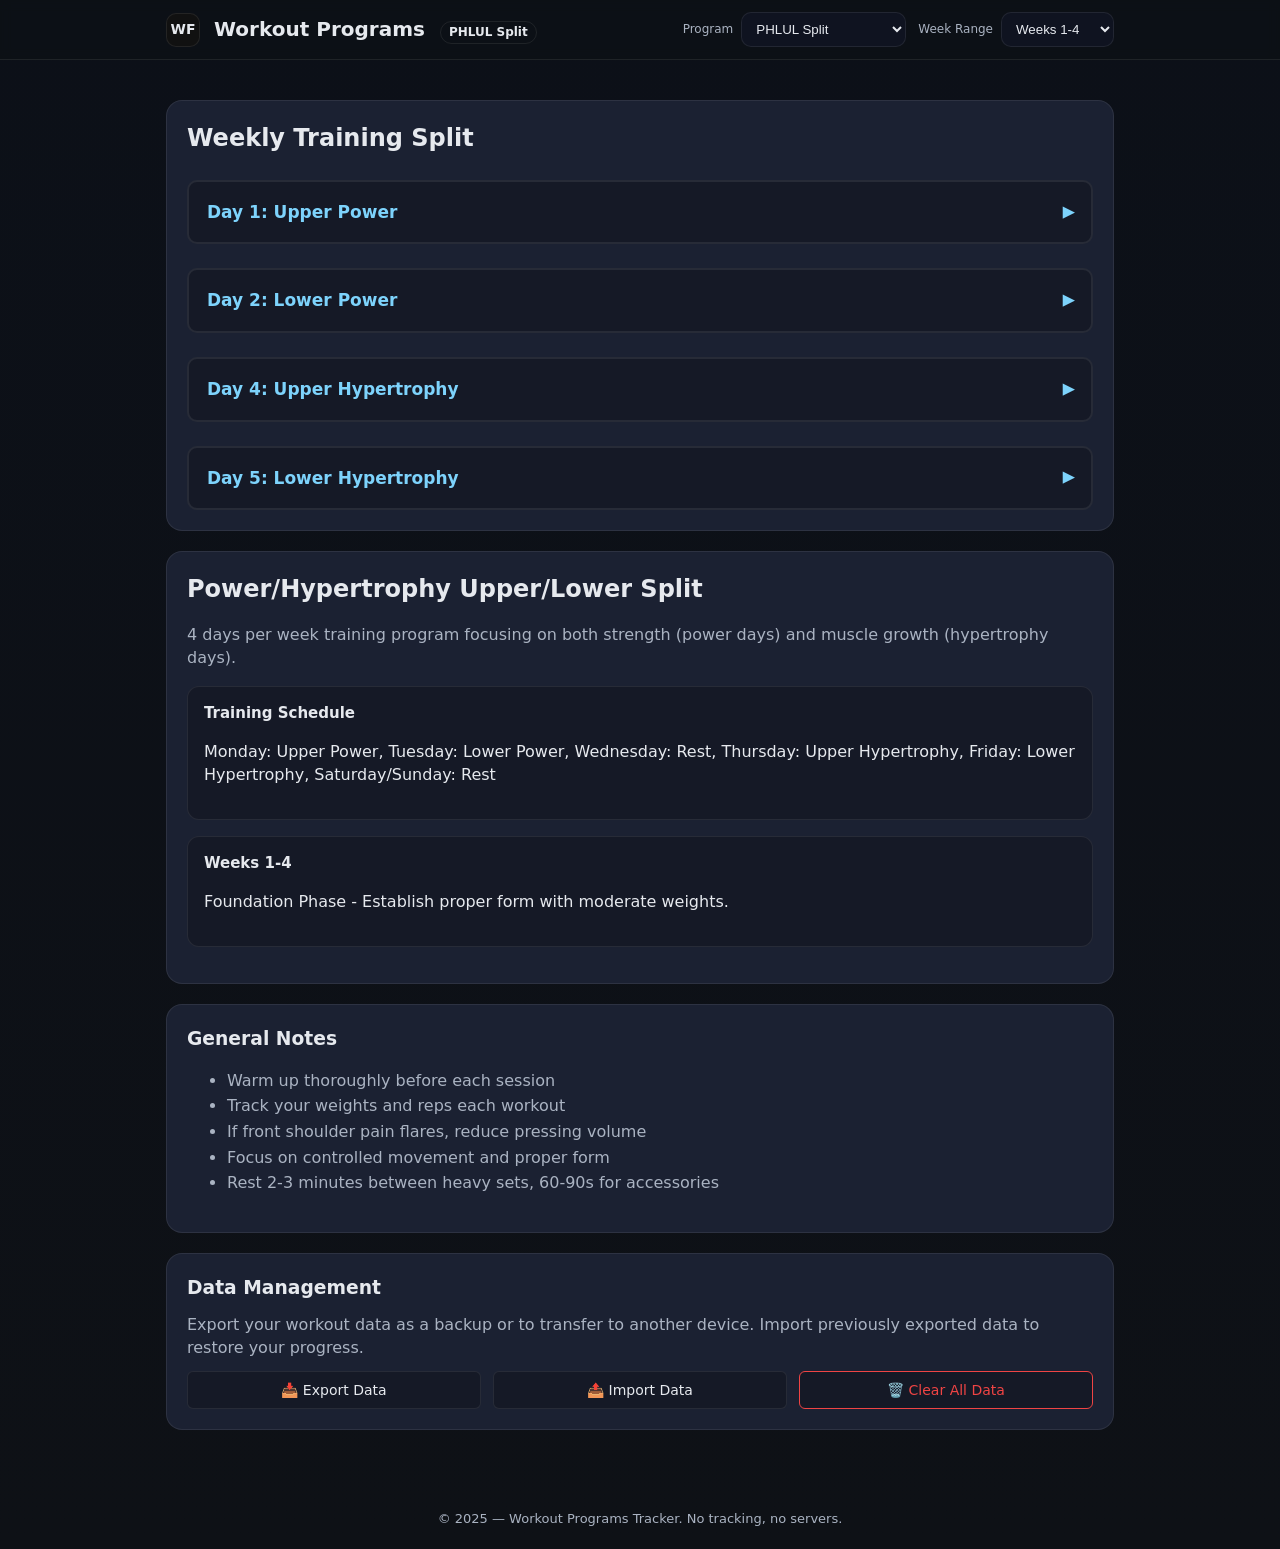
<file: index.html>
<!doctype html>
<html lang="en">
<head>
  <meta charset="utf-8"/>
  <meta name="viewport" content="width=device-width, initial-scale=1"/>
  <title>Workout Programs — Complete Training Suite</title>
  <style>
    :root{ --bg:#0e1116; --panel:#151926; --card:#1b2132; --text:#e6e9ee; --muted:#aab3c2; --ring:rgba(255,255,255,.08); --acc:#7dd3fc; --yellow:#ffd200; --ok:#22c55e; --bad:#ef4444; }
    *{box-sizing:border-box}
    body{margin:0;background:linear-gradient(180deg,#0c1018 0%,#0e1116 100%);color:var(--text);font:500 16px/1.45 system-ui,Segoe UI,Roboto,Inter,Arial}
    .shell{max-width:980px;margin:0 auto;padding:20px 16px}
    header{position:sticky;top:0;background:rgba(14,17,22,.92);backdrop-filter:saturate(1.1) blur(6px);border-bottom:1px solid var(--ring);z-index:10}
    .head{max-width:980px;margin:0 auto;display:flex;align-items:center;gap:14px;padding:12px 16px;flex-wrap:wrap}
    .logo{width:34px;height:34px;border-radius:10px;background:#111;border:1px solid var(--ring);display:grid;place-items:center;font-weight:800;font-size:14px}
    h1{font-size:20px;margin:0}
    .card{background:var(--card);border:1px solid var(--ring);border-radius:16px;padding:20px;margin:20px 0}
    .muted{color:var(--muted)}
    .badge{display:inline-block;padding:2px 8px;border:1px solid var(--ring);border-radius:999px;font-size:12px;margin-left:8px}
    label{font-size:13px;color:var(--muted);display:block;margin-bottom:6px}
    select{padding:8px 10px;border-radius:10px;border:1px solid var(--ring);background:#0f1320;color:var(--text)}
    input[type="number"],input[type="text"]{width:100%;padding:8px 10px;border-radius:6px;border:1px solid var(--ring);background:#0f1320;color:var(--text);font-size:15px}
    input[type="number"]:focus,input[type="text"]:focus{outline:none;border-color:var(--acc)}
    input::placeholder{color:var(--muted);opacity:0.6}
    
    /* Table container for horizontal scroll */
    .table-scroll{overflow-x:auto;-webkit-overflow-scrolling:touch;margin:16px 0}
    
    table{width:100%;border-collapse:collapse;min-width:600px}
    th,td{padding:10px 8px;border-bottom:1px solid var(--ring);white-space:nowrap}
    th{text-align:left;font-weight:600;color:var(--acc);font-size:14px}
    td{text-align:left;vertical-align:middle;font-size:15px}
    
    /* Consistent column widths - equal spacing */
    td:first-child{white-space:normal;word-wrap:break-word;width:180px;max-width:180px}
    td:nth-child(2){text-align:center;width:85px}
    td:nth-child(3){text-align:center;width:85px}
    td:nth-child(4){text-align:center;width:85px}
    td:nth-child(5){width:200px;white-space:normal;word-wrap:break-word}
    td:nth-child(6){width:200px;white-space:normal;word-wrap:break-word}
    
    .input-cell{width:85px}
    .notes-cell{width:200px;white-space:normal;word-wrap:break-word}
    .notes-cell input{white-space:normal;word-wrap:break-word;min-height:38px}
    
    .day-title{font-size:18px;font-weight:700;margin:24px 0 16px;color:var(--acc);display:flex;justify-content:space-between;align-items:center;flex-wrap:wrap;gap:10px}
    .day-title:first-child{margin-top:0}
    
    /* Make each day truly separate and independent */
    .day-header{
      font-size:17px;
      font-weight:700;
      margin:24px 0 0 0;  /* More space between days */
      color:var(--acc);
      cursor:pointer;
      user-select:none;
      display:flex;
      justify-content:space-between;
      align-items:center;
      padding:18px 18px;
      background:var(--panel);
      border-radius:10px;
      border:2px solid var(--ring);  /* Thicker border */
      min-height:64px;
      transition:all 0.2s;
    }
    .day-header:first-child{margin-top:0}
    .day-header:hover{background:rgba(125,211,252,0.15);border-color:var(--acc);transform:translateX(2px)}
    .day-header .arrow{transition:transform 0.3s;font-size:16px;color:var(--acc);margin-left:12px;font-weight:bold}
    .day-header.collapsed .arrow{transform:rotate(-90deg)}
    
    /* Day content with clear separation */
    .day-content{
      overflow:hidden;
      transition:max-height 0.4s ease-out;
      padding:0 6px;
      margin-bottom:24px;  /* Space after each day's content */
      border-left:2px solid var(--ring);
      margin-left:10px;
      padding-left:16px;
    }
    .day-content.collapsed{max-height:0;margin-bottom:0;padding-bottom:0}
    
    .section-title{font-size:15px;font-weight:600;margin:20px 0 10px;color:var(--yellow);cursor:pointer;user-select:none;display:flex;justify-content:space-between;align-items:center;padding:12px 14px;background:var(--panel);border-radius:8px;border:1px solid var(--ring);min-height:50px}
    .section-title:hover{background:var(--card)}
    .section-title .arrow{transition:transform 0.3s;font-size:14px}
    .section-title.collapsed .arrow{transform:rotate(-90deg)}
    .collapsible-content{overflow:hidden;transition:max-height 0.3s ease-out}
    .collapsible-content.collapsed{max-height:0}
    .note{font-size:13px;color:var(--muted);font-style:italic;word-wrap:break-word;display:block;margin-top:4px}
    .session-info{display:flex;gap:10px;align-items:center;font-size:14px;color:var(--muted);flex-wrap:wrap}
    .timer{color:var(--acc);font-weight:600;font-size:16px}
    .timer-btn{padding:8px 14px;border-radius:6px;border:1px solid var(--ring);background:var(--panel);color:var(--text);cursor:pointer;font-size:14px;font-family:inherit;min-height:38px}
    .timer-btn:hover{background:var(--card);border-color:var(--acc)}
    .timer-btn.active{background:var(--acc);color:#000;border-color:var(--acc)}
    footer{margin:40px 0 20px;color:var(--muted);font-size:13px;text-align:center}
    .info-box{background:var(--panel);border:1px solid var(--ring);border-radius:12px;padding:16px;margin:16px 0}
    .info-box h4{margin:0 0 10px;font-size:15px;color:var(--acc}}
    .info-box p{margin:6px 0;font-size:14px;line-height:1.5}
    
    /* Mobile optimizations */
    @media (max-width:720px){
      .shell{padding:16px 12px}
      .card{padding:16px;margin:16px 0}
      h1{font-size:18px}
      .badge{font-size:11px}
      .head{padding:10px 12px;gap:10px}
      
      /* Table scroll on mobile with consistent spacing */
      .table-scroll{overflow-x:auto;margin:14px -4px;padding:0 4px}
      table{font-size:14px;min-width:600px}
      th{padding:10px 6px;font-size:13px}
      td{padding:10px 6px;font-size:14px}
      
      /* Tighter columns - more room for notes */
      td:first-child{width:140px;max-width:140px}
      td:nth-child(2){width:70px}
      td:nth-child(3){width:70px}
      td:nth-child(4){width:70px}
      td:nth-child(5){width:220px}
      td:nth-child(6){width:220px}
      
      .input-cell{width:70px}
      .notes-cell{width:220px}
      
      input[type="number"],input[type="text"]{padding:8px 6px;font-size:14px;min-height:38px}
      
      /* Day headers - more prominent on mobile */
      .day-header{font-size:16px;padding:16px 14px;margin:20px 0 0;min-height:60px}
      .day-header .arrow{font-size:15px}
      .day-content{padding:0 4px;padding-left:12px;margin-bottom:20px}
      
      .section-title{padding:11px 12px;font-size:14px;margin:18px 0 10px;min-height:48px}
      .day-title{font-size:15px;margin:18px 0 14px;gap:8px}
      .session-info{font-size:13px;gap:8px}
      .timer{font-size:15px}
      .timer-btn{padding:8px 12px;font-size:13px;min-height:38px}
      .info-box{padding:14px;margin:14px 0}
      .info-box h4{font-size:14px}
      .info-box p{font-size:13px}
      .note{font-size:12px;line-height:1.4}
    }
  </style>
  <meta name="theme-color" content="#0e1116">
  <meta name="apple-mobile-web-app-capable" content="yes">
  <meta name="apple-mobile-web-app-status-bar-style" content="black">
  <meta name="apple-mobile-web-app-title" content="Workout Programs">
  <link rel="apple-touch-icon" href="./icons/icon-192.png">
  <link rel="manifest" href="./manifest.webmanifest">
</head>
<body>
  <header>
    <div class="head">
      <div class="logo">WF</div>
      <h1>Workout Programs <span class="badge" id="program-badge">PHLUL</span></h1>
      <div style="margin-left:auto;display:flex;align-items:center;gap:12px;flex-wrap:wrap">
        <div style="display:flex;align-items:center;gap:8px">
          <label for="program-select" class="muted" style="font-size:12px;margin:0">Program</label>
          <select id="program-select">
            <option value="phlul">PHLUL Split</option>
            <option value="rehab">6-8 Week Rehab</option>
            <option value="wendler531">5/3/1 Classic</option>
            <option value="convict">Convict Conditioning</option>
            <option value="mobility">Mobility Routines</option>
          </select>
        </div>
        <div style="display:flex;align-items:center;gap:8px">
          <label for="workout-select" class="muted" style="font-size:12px;margin:0" id="workout-label">Week Range</label>
          <select id="workout-select">
            <option value="1-4">Weeks 1-4</option>
            <option value="5-8">Weeks 5-8</option>
            <option value="9-12">Weeks 9-12</option>
          </select>
        </div>
      </div>
    </div>
  </header>
  <main class="shell">
    <div class="card" id="workout-display"></div>

    <div class="card" id="program-info-card">
      <h2 id="program-title" style="margin:0 0 10px">Power/Hypertrophy Upper/Lower Split</h2>
      <p class="muted" id="program-description">4 days per week training program focusing on both strength and muscle growth.</p>
      
      <div class="info-box">
        <h4 id="schedule-title">Training Schedule</h4>
        <p id="schedule-text"><strong>Training Days:</strong> Monday, Tuesday, Thursday, Friday<br><strong>Rest Days:</strong> Wednesday, Saturday, Sunday</p>
      </div>

      <div id="progression-notes" class="info-box">
        <h4>Weeks 1-4: Foundation Phase</h4>
        <p>Establish proper form with moderate weights.</p>
      </div>
    </div>

    <div class="card">
      <h3 style="margin:0 0 10px">General Notes</h3>
      <ul class="muted" id="general-notes" style="line-height:1.6">
        <li>Warm up thoroughly before each session</li>
        <li>Track your weights and reps each workout</li>
        <li>Focus on controlled movement and proper form</li>
        <li>Rest appropriately between sets</li>
      </ul>
    </div>

    <div class="card">
      <h3 style="margin:0 0 12px">Data Management</h3>
      <p class="muted" style="margin:0 0 12px">Export your workout data as a backup or to transfer to another device. Import previously exported data to restore your progress.</p>
      <div style="display:flex;gap:12px;flex-wrap:wrap">
        <button class="timer-btn" onclick="exportData()" style="flex:1;min-width:140px">📥 Export Data</button>
        <button class="timer-btn" onclick="document.getElementById('import-file').click()" style="flex:1;min-width:140px">📤 Import Data</button>
        <button class="timer-btn" onclick="clearAllData()" style="flex:1;min-width:140px;border-color:var(--bad);color:var(--bad)">🗑️ Clear All Data</button>
      </div>
      <input type="file" id="import-file" accept=".json" style="display:none" onchange="importData(event)">
    </div>
  </main>
  <footer>© 2025 — Workout Programs Tracker. No tracking, no servers.</footer>

  <script src="workout-data.js"></script>
  <script src="workout-app.js"></script>
  <script>
  if ('serviceWorker' in navigator) {
    window.addEventListener('load', () => {
      navigator.serviceWorker.register('./sw.js').catch(err => console.log('SW registration failed:', err));
    });
  }
  </script>
</body>
</html>
</file>
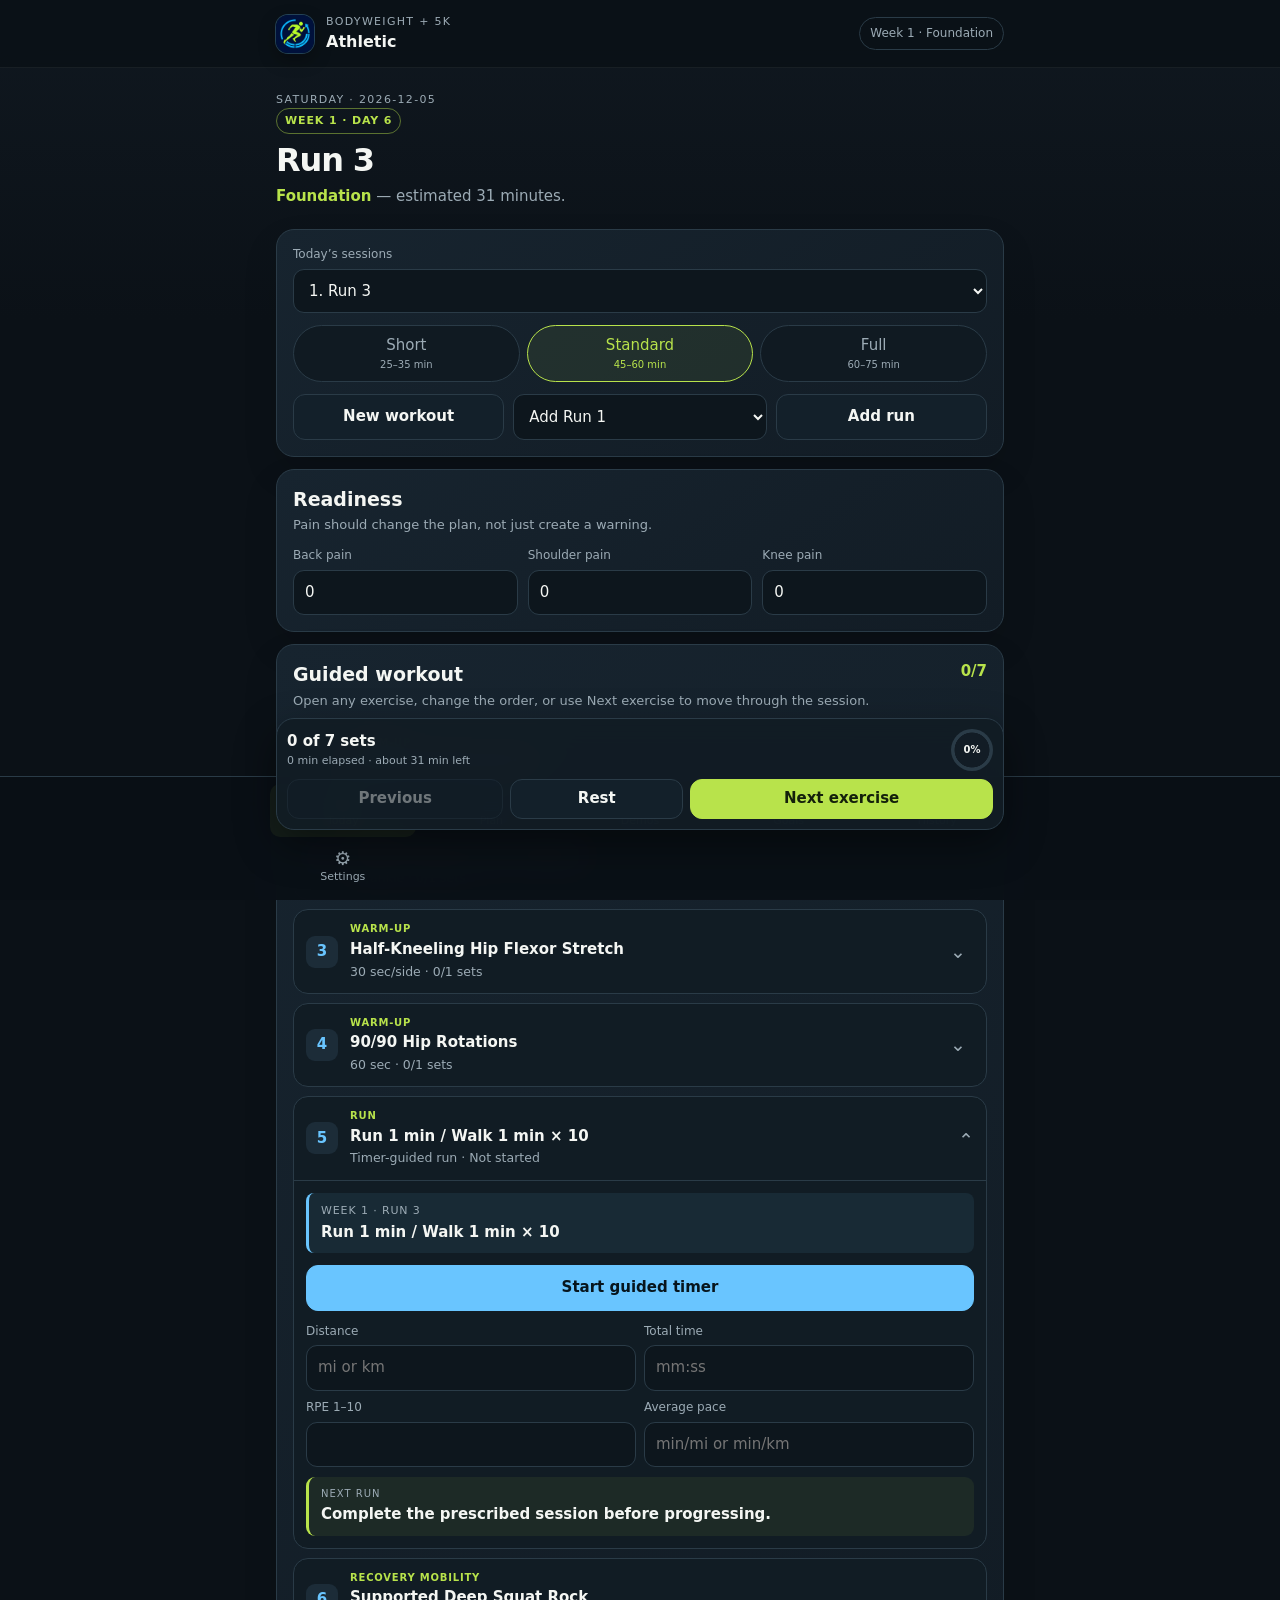
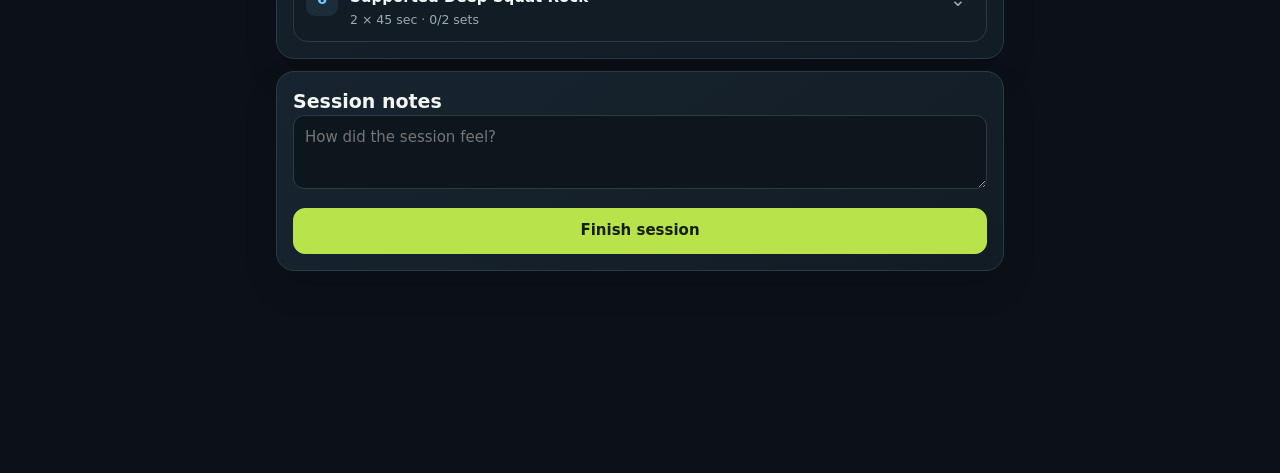
<file: athletic/index.html>
<!doctype html>
<html lang="en">
<head>
  <meta charset="utf-8">
  <meta name="viewport" content="width=device-width,initial-scale=1,viewport-fit=cover">
  <meta name="theme-color" content="#101820">
  <meta name="apple-mobile-web-app-capable" content="yes">
  <meta name="apple-mobile-web-app-status-bar-style" content="black-translucent">
  <meta name="apple-mobile-web-app-title" content="Athletic 5K">
  <title>Athletic: Bodyweight + 5K</title>
  <link rel="manifest" href="./manifest.webmanifest">
  <link rel="apple-touch-icon" href="./icon-192.png">
  <link rel="stylesheet" href="./style.css?v=17">
</head>
<body>
  <div id="app" aria-live="polite"></div>
  <script src="./data.js?v=17"></script>
  <script src="./illustrations.js?v=17"></script>
  <script src="./demos.js?v=17"></script>
  <script src="./app.js?v=17"></script>
</body>
</html>
</file>
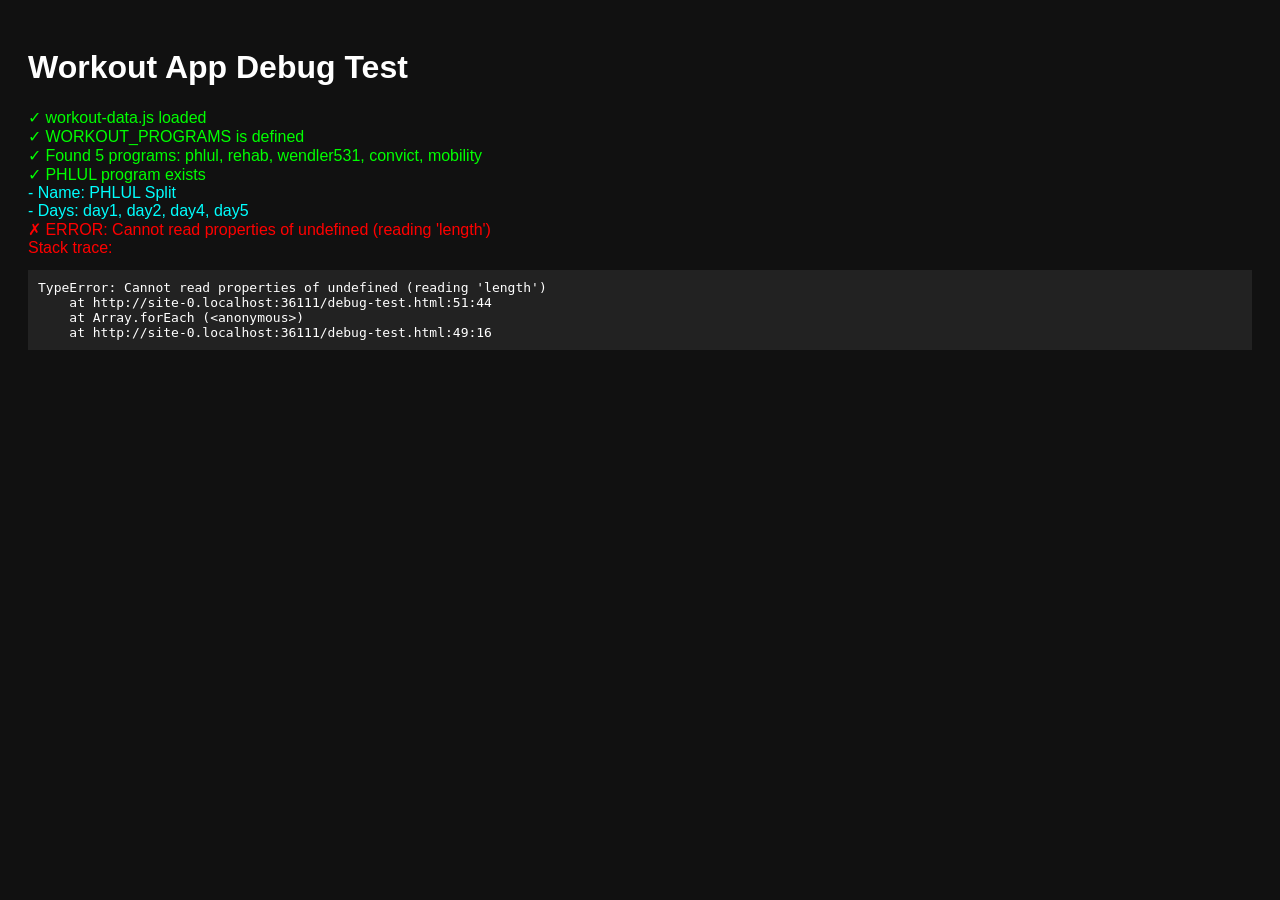
<file: debug-test.html>
<!DOCTYPE html>
<html lang="en">
<head>
  <meta charset="utf-8"/>
  <title>Test Workout App</title>
  <style>
    body { font-family: Arial; padding: 20px; background: #111; color: #fff; }
    .success { color: #0f0; }
    .error { color: #f00; }
    .info { color: #0ff; }
    pre { background: #222; padding: 10px; overflow-x: auto; }
  </style>
</head>
<body>
  <h1>Workout App Debug Test</h1>
  <div id="output"></div>
  
  <script src="workout-data.js"></script>
  <script>
    const output = document.getElementById('output');
    
    function log(message, type = 'info') {
      const div = document.createElement('div');
      div.className = type;
      div.textContent = message;
      output.appendChild(div);
    }
    
    try {
      log('✓ workout-data.js loaded', 'success');
      
      if (typeof WORKOUT_PROGRAMS === 'undefined') {
        throw new Error('WORKOUT_PROGRAMS is not defined');
      }
      log('✓ WORKOUT_PROGRAMS is defined', 'success');
      
      const programs = Object.keys(WORKOUT_PROGRAMS);
      log(`✓ Found ${programs.length} programs: ${programs.join(', ')}`, 'success');
      
      // Test PHLUL
      if (WORKOUT_PROGRAMS.phlul) {
        log('✓ PHLUL program exists', 'success');
        log(`  - Name: ${WORKOUT_PROGRAMS.phlul.name}`);
        
        if (WORKOUT_PROGRAMS.phlul.days) {
          const days = Object.keys(WORKOUT_PROGRAMS.phlul.days);
          log(`  - Days: ${days.join(', ')}`);
          
          days.forEach(dayKey => {
            const day = WORKOUT_PROGRAMS.phlul.days[dayKey];
            log(`    ${dayKey}: ${day.main.length} main, ${day.core ? day.core.length : 0} core exercises`);
          });
        }
        
        if (WORKOUT_PROGRAMS.phlul.info) {
          log('  - Has info object', 'success');
        } else {
          log('  - Missing info object', 'error');
        }
        
        if (WORKOUT_PROGRAMS.phlul.schedule) {
          log('  - Has schedule object', 'success');
        } else {
          log('  - Missing schedule object', 'error');
        }
      } else {
        log('✗ PHLUL program missing', 'error');
      }
      
      // Test Convict
      if (WORKOUT_PROGRAMS.convict) {
        log('✓ Convict program exists', 'success');
        const exercises = Object.keys(WORKOUT_PROGRAMS.convict.exercises);
        log(`  - Exercises: ${exercises.length} (${exercises.join(', ')})`);
      }
      
      // Test Mobility
      if (WORKOUT_PROGRAMS.mobility) {
        log('✓ Mobility program exists', 'success');
        const routines = Object.keys(WORKOUT_PROGRAMS.mobility.routines);
        log(`  - Routines: ${routines.length} (${routines.join(', ')})`);
      }
      
      // Test 5-3-1
      if (WORKOUT_PROGRAMS.five31) {
        log('✓ 5-3-1 program exists', 'success');
        log(`  - Content lines: ${WORKOUT_PROGRAMS.five31.content.length}`);
      }
      
      // Test Rehab
      if (WORKOUT_PROGRAMS.rehab) {
        log('✓ Rehab program exists', 'success');
        log(`  - Content lines: ${WORKOUT_PROGRAMS.rehab.content.length}`);
      }
      
      log('', 'info');
      log('=== All tests passed! ===', 'success');
      log('The workout-data.js file is valid and contains all expected data.', 'success');
      
    } catch (e) {
      log(`✗ ERROR: ${e.message}`, 'error');
      log('Stack trace:', 'error');
      const pre = document.createElement('pre');
      pre.textContent = e.stack;
      output.appendChild(pre);
    }
  </script>
</body>
</html>
</file>
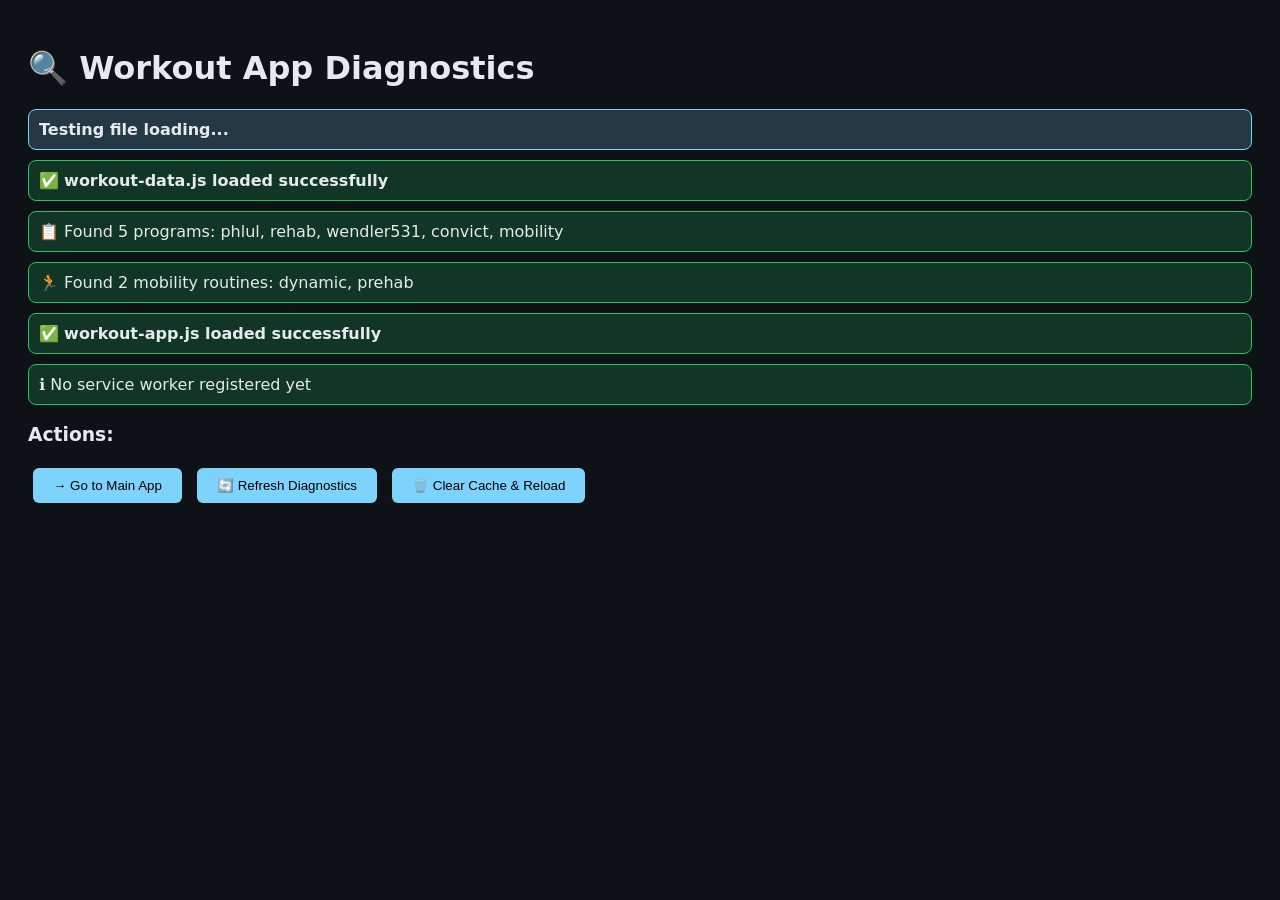
<file: diagnostic.html>
<!DOCTYPE html>
<html>
<head>
    <title>Workout App - Diagnostics</title>
    <style>
        body { font-family: system-ui; padding: 20px; background: #0e1116; color: #e6e9ee; }
        .test { padding: 10px; margin: 10px 0; border-radius: 8px; }
        .pass { background: #22c55e33; border: 1px solid #22c55e; }
        .fail { background: #ef444433; border: 1px solid #ef4444; }
        .info { background: #7dd3fc33; border: 1px solid #7dd3fc; }
        code { background: #1b2132; padding: 2px 6px; border-radius: 4px; }
        button { padding: 10px 20px; background: #7dd3fc; color: #000; border: none; border-radius: 6px; cursor: pointer; margin: 5px; }
    </style>
</head>
<body>
    <h1>🔍 Workout App Diagnostics</h1>
    
    <div class="info test">
        <strong>Testing file loading...</strong>
    </div>
    
    <div id="results"></div>
    
    <h3>Actions:</h3>
    <button onclick="window.location.href='index.html'">→ Go to Main App</button>
    <button onclick="location.reload()">🔄 Refresh Diagnostics</button>
    <button onclick="clearCache()">🗑️ Clear Cache & Reload</button>
    
    <script>
        const results = document.getElementById('results');
        
        function addResult(message, isPass) {
            const div = document.createElement('div');
            div.className = `test ${isPass ? 'pass' : 'fail'}`;
            div.innerHTML = message;
            results.appendChild(div);
        }
        
        function clearCache() {
            if ('serviceWorker' in navigator) {
                navigator.serviceWorker.getRegistrations().then(registrations => {
                    for(let registration of registrations) {
                        registration.unregister();
                    }
                });
            }
            if ('caches' in window) {
                caches.keys().then(names => {
                    names.forEach(name => caches.delete(name));
                });
            }
            localStorage.clear();
            sessionStorage.clear();
            alert('Cache cleared! Reloading...');
            setTimeout(() => location.reload(), 500);
        }
        
        // Test 1: Check if WORKOUT_PROGRAMS exists
        setTimeout(() => {
            if (typeof WORKOUT_PROGRAMS !== 'undefined') {
                addResult('✅ <strong>workout-data.js loaded successfully</strong>', true);
                
                // Check programs
                const programs = Object.keys(WORKOUT_PROGRAMS);
                addResult(`📋 Found ${programs.length} programs: ${programs.join(', ')}`, true);
                
                // Check mobility routines
                if (WORKOUT_PROGRAMS.mobility && WORKOUT_PROGRAMS.mobility.routines) {
                    const routines = Object.keys(WORKOUT_PROGRAMS.mobility.routines);
                    addResult(`🏃 Found ${routines.length} mobility routines: ${routines.join(', ')}`, true);
                    
                    // Check for shoulder_impingement
                    if (WORKOUT_PROGRAMS.mobility.routines.shoulder_impingement) {
                        const exercises = WORKOUT_PROGRAMS.mobility.routines.shoulder_impingement;
                        addResult(`💪 Shoulder rehab program has ${exercises.length} exercises`, true);
                        
                        // Check for Day 1
                        const day1 = exercises.find(ex => ex.name && ex.name.includes('DAY 1'));
                        if (day1) {
                            addResult('✅ <strong>20-Min Rehab Split loaded correctly!</strong>', true);
                        } else {
                            addResult('⚠️ Old shoulder program still loaded - cache issue', false);
                        }
                    }
                }
            } else {
                addResult('❌ <strong>workout-data.js NOT LOADED</strong> - File missing or path incorrect', false);
                addResult('💡 <strong>Solution:</strong> Make sure <code>workout-data.js</code> is in the same folder as <code>index.html</code>', false);
            }
            
            // Test 2: Check if app functions exist
            if (typeof window.toggleTimer !== 'undefined') {
                addResult('✅ <strong>workout-app.js loaded successfully</strong>', true);
            } else {
                addResult('❌ <strong>workout-app.js NOT LOADED</strong> - File missing or path incorrect', false);
                addResult('💡 <strong>Solution:</strong> Make sure <code>workout-app.js</code> is in the same folder as <code>index.html</code>', false);
            }
            
            // Test 3: Check service worker
            if ('serviceWorker' in navigator) {
                navigator.serviceWorker.getRegistrations().then(registrations => {
                    if (registrations.length > 0) {
                        addResult(`🔧 Service worker registered (${registrations.length} found)`, true);
                        addResult('💡 If app is stuck showing old content, click <strong>"Clear Cache & Reload"</strong> above', false);
                    } else {
                        addResult('ℹ️ No service worker registered yet', true);
                    }
                });
            }
            
            // Test 4: Check localStorage
            const storageData = localStorage.getItem('workout_programs_data_v1');
            if (storageData) {
                try {
                    const data = JSON.parse(storageData);
                    const entries = Object.keys(data).length;
                    addResult(`💾 Found ${entries} saved workout entries in localStorage`, true);
                } catch(e) {
                    addResult('⚠️ localStorage data corrupted', false);
                }
            }
            
        }, 100);
    </script>
    
    <script src="workout-data.js"></script>
    <script src="workout-app.js"></script>
</body>
</html>
</file>
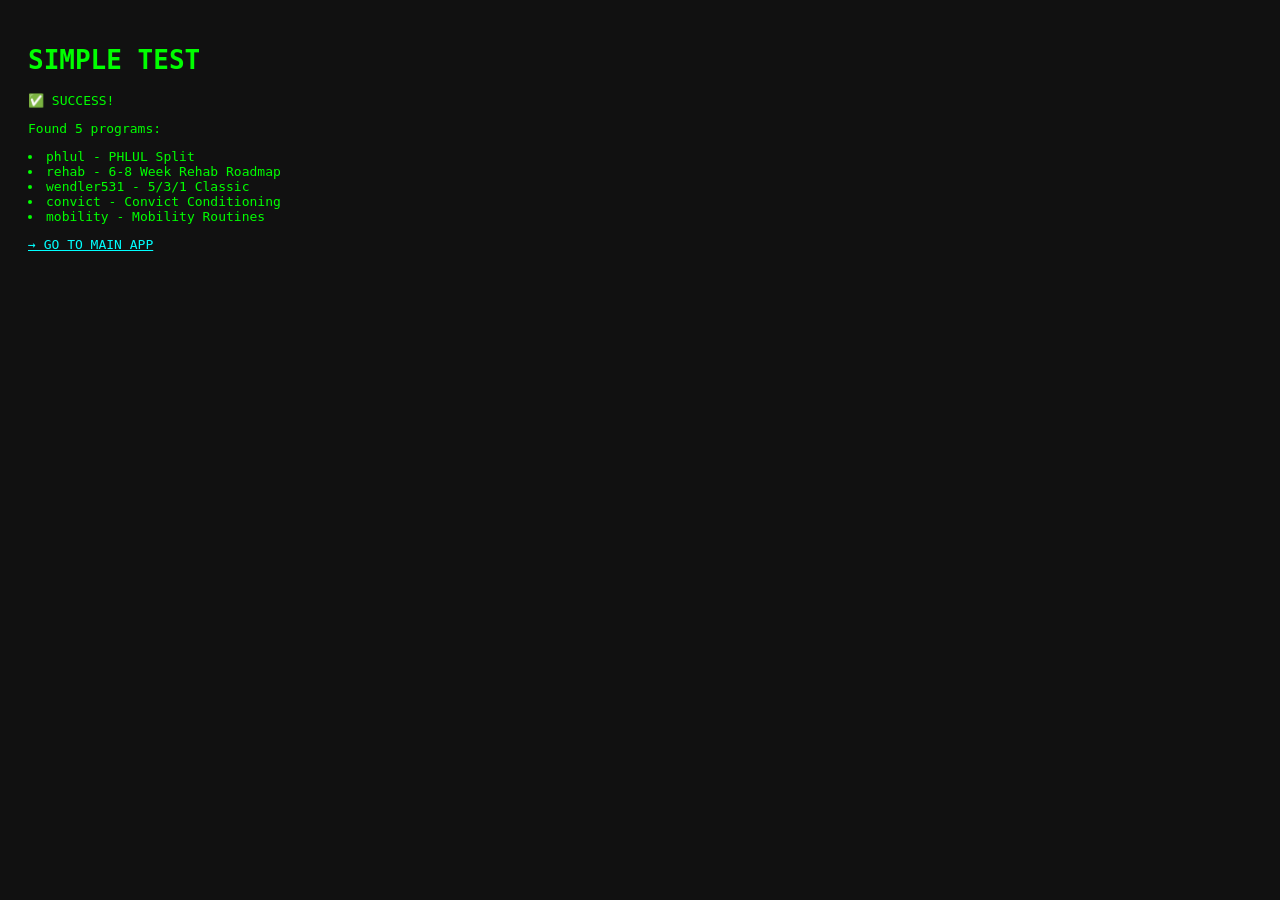
<file: simple-test.html>
<!DOCTYPE html>
<html>
<head>
    <title>SIMPLE TEST</title>
    <style>
        body { font-family: monospace; padding: 20px; background: #111; color: #0f0; }
        .ok { color: #0f0; } .bad { color: #f00; }
    </style>
</head>
<body>
    <h1>SIMPLE TEST</h1>
    <div id="result">Loading...</div>
    
    <script src="./workout-data.js"></script>
    <script>
        const result = document.getElementById('result');
        
        if (typeof WORKOUT_PROGRAMS === 'undefined') {
            result.innerHTML = '<p class="bad">❌ FAILED - workout-data.js did not load</p>';
            result.innerHTML += '<p>Open browser console (F12) to see errors</p>';
        } else {
            const programs = Object.keys(WORKOUT_PROGRAMS);
            result.innerHTML = '<p class="ok">✅ SUCCESS!</p>';
            result.innerHTML += '<p class="ok">Found ' + programs.length + ' programs:</p>';
            result.innerHTML += '<ul>';
            programs.forEach(p => {
                result.innerHTML += '<li class="ok">' + p + ' - ' + WORKOUT_PROGRAMS[p].name + '</li>';
            });
            result.innerHTML += '</ul>';
            result.innerHTML += '<p><a href="index.html" style="color:#0ff">→ GO TO MAIN APP</a></p>';
        }
    </script>
</body>
</html>
</file>
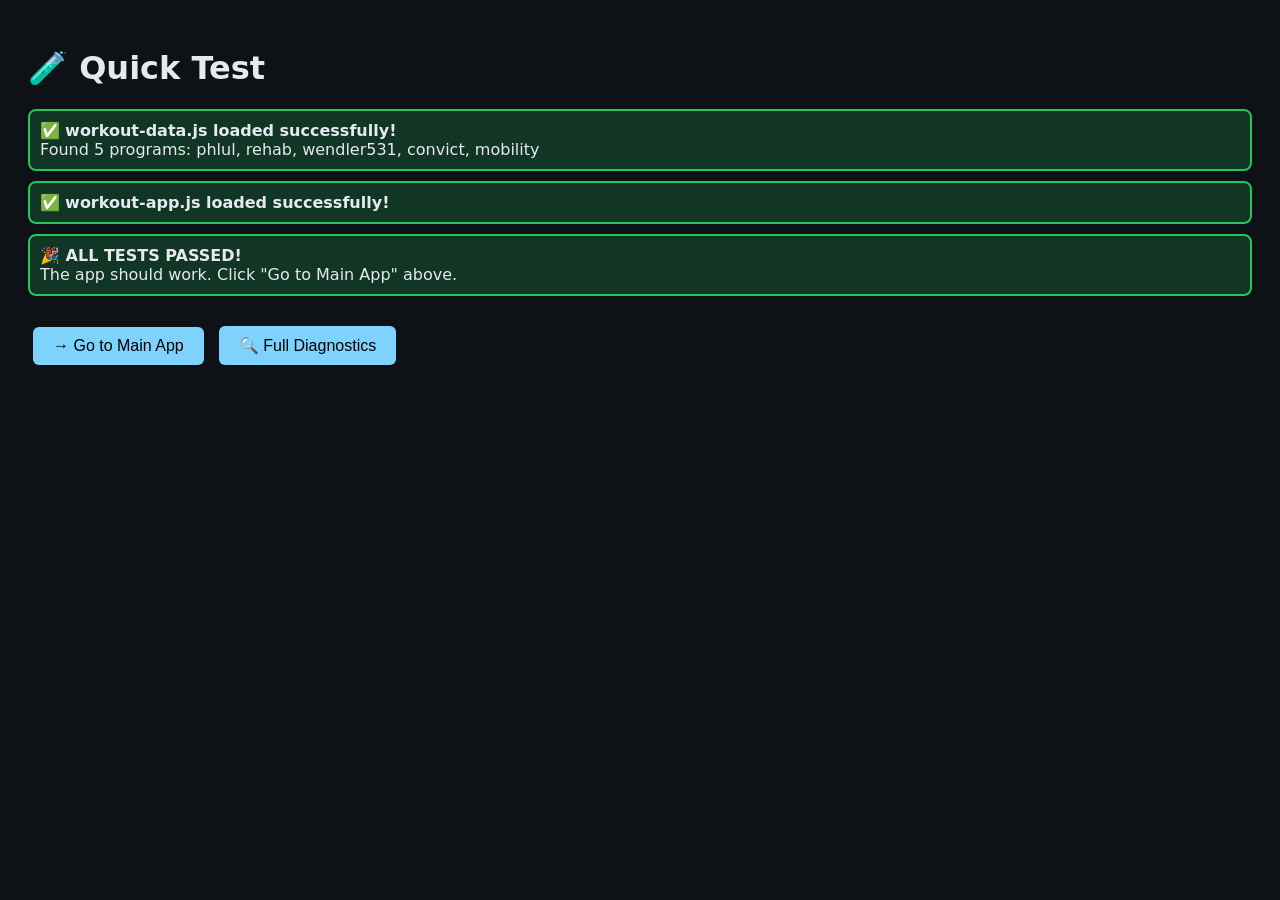
<file: test.html>
<!DOCTYPE html>
<html>
<head>
    <title>Quick Test - Workout App</title>
    <style>
        body { font-family: system-ui; padding: 20px; background: #0e1116; color: #e6e9ee; }
        .status { padding: 10px; margin: 10px 0; border-radius: 8px; }
        .pass { background: #22c55e33; border: 2px solid #22c55e; }
        .fail { background: #ef444433; border: 2px solid #ef4444; }
        button { padding: 10px 20px; background: #7dd3fc; color: #000; border: none; border-radius: 6px; cursor: pointer; margin: 10px 5px; font-size: 16px; }
    </style>
</head>
<body>
    <h1>🧪 Quick Test</h1>
    
    <div id="status-data" class="status">
        <strong>Loading workout-data.js...</strong>
    </div>
    
    <div id="status-app" class="status">
        <strong>Loading workout-app.js...</strong>
    </div>
    
    <div id="results"></div>
    
    <div style="margin-top: 20px;">
        <button onclick="window.location.href='index.html'">→ Go to Main App</button>
        <button onclick="window.location.href='diagnostic.html'">🔍 Full Diagnostics</button>
    </div>
    
    <script src="./workout-data.js"></script>
    <script>
        const statusData = document.getElementById('status-data');
        const statusApp = document.getElementById('status-app');
        const results = document.getElementById('results');
        
        // Test 1: workout-data.js loaded
        if (typeof WORKOUT_PROGRAMS !== 'undefined') {
            statusData.className = 'status pass';
            statusData.innerHTML = '✅ <strong>workout-data.js loaded successfully!</strong><br>' +
                'Found ' + Object.keys(WORKOUT_PROGRAMS).length + ' programs: ' + 
                Object.keys(WORKOUT_PROGRAMS).join(', ');
        } else {
            statusData.className = 'status fail';
            statusData.innerHTML = '❌ <strong>workout-data.js FAILED to load</strong><br>' +
                'Check browser console (F12) for errors';
        }
        
        // Test 2: Check for Science templates
        setTimeout(() => {
            if (typeof SCIENCE_TEMPLATES !== 'undefined') {
                results.innerHTML += '<div class="status pass">✅ Science-Based templates loaded (' + 
                    Object.keys(SCIENCE_TEMPLATES).length + ' templates)</div>';
            }
            
            if (typeof BBB531_DATA !== 'undefined') {
                results.innerHTML += '<div class="status pass">✅ 5/3/1 BBB data loaded</div>';
            }
        }, 100);
    </script>
    
    <script src="./workout-app.js"></script>
    <script>
        // Test 3: workout-app.js loaded
        setTimeout(() => {
            if (typeof toggleTimer !== 'undefined') {
                statusApp.className = 'status pass';
                statusApp.innerHTML = '✅ <strong>workout-app.js loaded successfully!</strong>';
                
                results.innerHTML += '<div class="status pass"><strong>🎉 ALL TESTS PASSED!</strong><br>' +
                    'The app should work. Click "Go to Main App" above.</div>';
            } else {
                statusApp.className = 'status fail';
                statusApp.innerHTML = '❌ <strong>workout-app.js FAILED to load</strong><br>' +
                    'Check browser console (F12) for errors';
            }
        }, 200);
    </script>
</body>
</html>
</file>
<file: athletic/style.css>
:root {
  color-scheme: dark;
  --bg:#0b1117; --panel:#121c25; --card:#17242f; --card2:#1c2c38;
  --text:#f4f6f3; --muted:#9cabb5; --line:#2a3b47;
  --lime:#b8e34b; --blue:#69c5ff; --orange:#ff9a52; --red:#ff6b6b;
  --safe:env(safe-area-inset-bottom,0px);
}
*{box-sizing:border-box;-webkit-tap-highlight-color:transparent}
html{background:var(--bg)}
body{margin:0;background:linear-gradient(180deg,#101820 0,var(--bg) 320px);color:var(--text);font:15px/1.45 Inter,ui-sans-serif,system-ui,-apple-system,BlinkMacSystemFont,"Segoe UI",sans-serif;min-height:100vh;overflow-x:hidden}
button,input,select,textarea{font:inherit}
button{touch-action:manipulation}
a{color:var(--blue)}
.shell{max-width:760px;margin:auto;padding:0 16px calc(92px + var(--safe))}
.topbar{position:sticky;top:0;z-index:20;background:rgba(11,17,23,.9);backdrop-filter:blur(16px);border-bottom:1px solid rgba(255,255,255,.06)}
.topbar-inner{max-width:760px;margin:auto;padding:14px 16px;display:flex;align-items:center;gap:12px}
.mark{width:38px;height:38px;border-radius:12px;overflow:hidden;flex:0 0 auto;box-shadow:0 0 0 1px rgba(105,197,255,.28),0 7px 18px rgba(0,0,0,.28)}
.mark img{display:block;width:100%;height:100%;object-fit:cover}
.top-title{font-size:16px;font-weight:800}.eyebrow{font-size:11px;text-transform:uppercase;letter-spacing:.12em;color:var(--muted)}
.week-pill{margin-left:auto;border:1px solid var(--line);border-radius:999px;padding:7px 10px;font-size:12px;color:var(--muted)}
.hero{padding:24px 0 10px}.hero h1{font-size:32px;line-height:1.02;margin:5px 0 9px;letter-spacing:-.035em}.hero p{color:var(--muted);margin:0;max-width:560px}
.phase{color:var(--lime);font-weight:800}
.card{background:linear-gradient(145deg,var(--card),var(--panel));border:1px solid var(--line);border-radius:18px;padding:16px;margin:12px 0;box-shadow:0 16px 35px rgba(0,0,0,.12)}
.card h2,.card h3{margin:0}.card-head{display:flex;align-items:flex-start;gap:12px;margin-bottom:12px}.card-head>div:first-child{flex:1}
.section-title{font-size:19px}.sub{color:var(--muted);font-size:13px;margin-top:3px}
.summary-grid,.goal-grid{display:grid;grid-template-columns:repeat(2,minmax(0,1fr));gap:10px}
.stat{background:rgba(0,0,0,.16);border:1px solid var(--line);border-radius:14px;padding:13px}.stat strong{display:block;font-size:20px}.stat span{font-size:12px;color:var(--muted)}
.checkin{display:grid;grid-template-columns:repeat(3,1fr);gap:10px}.field label{display:block;color:var(--muted);font-size:12px;margin-bottom:5px}
input,select,textarea{width:100%;max-width:100%;min-width:0;background:#0d161d;color:var(--text);border:1px solid var(--line);border-radius:11px;padding:11px;min-height:44px}
.field,.card-head>div,.day-copy,.exercise-summary{min-width:0}
textarea{min-height:74px;resize:vertical}
.chips{display:flex;gap:8px;flex-wrap:wrap}.chip{background:#101a22;border:1px solid var(--line);color:var(--muted);padding:9px 12px;border-radius:999px}.chip.active{border-color:var(--lime);color:var(--lime);background:rgba(184,227,75,.08)}
.btn{border:1px solid var(--line);border-radius:12px;background:#13202a;color:var(--text);padding:11px 14px;font-weight:750;min-height:44px}.btn.primary{background:var(--lime);border-color:var(--lime);color:#14200b}.btn.blue{background:var(--blue);border-color:var(--blue);color:#07151d}.btn.danger{border-color:rgba(255,107,107,.55);color:var(--red)}.btn.small{padding:7px 10px;min-height:36px;font-size:12px}.btn:disabled{opacity:.42}
.actions{display:flex;gap:9px;flex-wrap:wrap}.actions .btn{flex:1}
.exercise{border-top:1px solid var(--line);padding:14px 0}.exercise:first-child{border-top:0}.ex-top{display:flex;align-items:flex-start;gap:10px}.ex-check{width:25px;height:25px;min-height:25px;margin:1px 0 0;accent-color:var(--lime)}.ex-name{font-weight:800}.target{font-size:13px;color:var(--blue)}.cue{color:var(--muted);font-size:12px;margin-top:3px}.pain-high{color:var(--red)}
.set-log{display:grid;gap:9px;margin-top:12px}.set-row{display:grid;grid-template-columns:minmax(72px,.65fr) minmax(0,1fr) minmax(0,1fr) minmax(0,1.4fr);gap:8px;align-items:end;padding:10px;border:1px solid var(--line);border-radius:13px;background:rgba(0,0,0,.13)}.set-row>*{min-width:0}.set-check{align-self:center;color:var(--lime);font-size:12px;font-weight:850;display:flex;align-items:center;gap:6px}.set-check input{width:22px;height:22px;min-height:22px;accent-color:var(--lime)}.exercise-pain{width:min(180px,100%);margin-top:9px}
.ex-actions{margin-left:auto;display:flex;gap:6px;flex:0 0 auto}
.day-tag{display:inline-block;border:1px solid rgba(184,227,75,.45);color:var(--lime);border-radius:999px;padding:4px 8px;font-size:11px;font-weight:800;margin-bottom:5px;text-transform:uppercase;letter-spacing:.08em}
.demo-note{color:var(--muted);font-size:12px}.demo-cue{border-left:3px solid var(--lime);background:rgba(184,227,75,.07);padding:10px 12px;border-radius:8px;margin-top:12px}
.demo-facts,.demo-options{display:grid;grid-template-columns:repeat(2,minmax(0,1fr));gap:8px;margin-top:12px}.demo-facts span,.demo-options span{background:rgba(0,0,0,.16);border:1px solid var(--line);border-radius:11px;padding:10px;color:var(--muted);font-size:12px}.demo-facts b,.demo-options b{display:block;color:var(--text);font-size:11px;text-transform:uppercase;letter-spacing:.08em;margin-bottom:3px}
.ladder-grid{display:grid;grid-template-columns:repeat(2,minmax(0,1fr));gap:9px;margin-top:14px}.ladder-card{display:grid;gap:4px;padding:11px;border:1px solid var(--line);border-radius:12px;background:rgba(0,0,0,.13)}.ladder-card span{color:var(--lime);font-size:10px;font-weight:800;text-transform:uppercase;letter-spacing:.06em}.ladder-card small{color:var(--muted)}.ladder-card .bar{margin-top:4px}.ladder-status{display:grid;gap:2px;margin-bottom:10px;padding:9px 10px;border-left:3px solid var(--lime);border-radius:8px;background:rgba(184,227,75,.07)}.ladder-status span{color:var(--lime);font-size:10px;font-weight:800;text-transform:uppercase;letter-spacing:.06em}.ladder-status strong{font-size:12px}.progression-settings{display:grid;gap:10px;margin-top:12px}
.progression-rule{margin-top:12px;padding:12px;border:1px solid rgba(105,197,255,.35);border-radius:12px;background:rgba(105,197,255,.06)}.progression-rule ol{margin:8px 0;padding-left:22px;color:var(--muted);font-size:13px;line-height:1.55}.progression-rule p{margin:7px 0 0;color:var(--orange);font-size:12px}.unlock-card{margin-top:12px;border:1px solid var(--line);border-radius:12px;overflow:hidden}.unlock-card.ready{border-color:rgba(184,227,75,.6);background:rgba(184,227,75,.05)}.unlock-head{display:grid;gap:2px;padding:10px 11px;border-bottom:1px solid var(--line)}.unlock-head span{color:var(--muted);font-size:10px;font-weight:850;text-transform:uppercase;letter-spacing:.08em}.unlock-card.ready .unlock-head strong{color:var(--lime)}.unlock-card ul{list-style:none;margin:0;padding:6px 11px}.unlock-card li{display:grid;grid-template-columns:20px minmax(0,1fr) auto;gap:7px;align-items:center;padding:6px 0;color:var(--muted);font-size:12px;border-bottom:1px solid rgba(255,255,255,.04)}.unlock-card li:last-child{border-bottom:0}.unlock-card li b{color:var(--orange)}.unlock-card li.done,.unlock-card li.done b{color:var(--lime)}.unlock-card li em{font-style:normal;font-variant-numeric:tabular-nums}.unlock-card>p{margin:0;padding:9px 11px;background:rgba(0,0,0,.15);color:var(--muted);font-size:11px}
.progression-notice{display:grid;gap:3px;margin:0 0 14px;padding:12px 14px;border-radius:13px;border-left:4px solid}.progression-notice strong{font-size:14px}.progression-notice span{color:var(--muted);font-size:12px}.progression-notice.advanced{border-color:var(--lime);background:rgba(184,227,75,.08)}.progression-notice.advanced strong{color:var(--lime)}.progression-notice.hold{border-color:var(--orange);background:rgba(255,154,82,.07)}.progression-notice.hold strong{color:var(--orange)}
.gif-reference-grid{display:grid;grid-template-columns:repeat(auto-fit,minmax(220px,1fr));gap:10px;margin-top:14px}.gif-reference{margin:0;overflow:hidden;border:1px solid var(--line);border-radius:14px;background:#0d161d}.gif-reference img{display:block;width:100%;height:min(46vh,360px);object-fit:contain;background:#05080a}.gif-reference figcaption{padding:9px 11px;color:var(--muted);font-size:12px;text-align:center;border-top:1px solid var(--line)}
.illustration-sequence{display:grid;grid-template-columns:repeat(var(--frame-count,3),minmax(220px,1fr));gap:9px;overflow-x:auto;scroll-snap-type:x mandatory;padding:2px 0 8px;margin-top:14px}.illustration-frame{min-width:0;margin:0;border:1px solid var(--line);border-radius:14px;overflow:hidden;background:#0d161d;scroll-snap-align:start}.illustration-frame figcaption{display:grid;grid-template-columns:28px minmax(0,1fr);gap:8px;align-items:center;padding:9px;border-bottom:1px solid var(--line)}.illustration-frame figcaption>span{width:27px;height:27px;border-radius:8px;background:var(--blue);color:#07151d;display:grid;place-items:center;font-weight:900}.illustration-frame figcaption div{display:grid}.illustration-frame figcaption strong{font-size:12px}.illustration-frame figcaption small{color:var(--muted);font-size:10px;line-height:1.25}.illustration-canvas{background:radial-gradient(circle at 50% 43%,#203441,#0b1319 73%);padding:6px}.illustration-canvas svg{display:block;width:100%;height:auto}.pose-line{stroke:var(--lime);stroke-width:6;stroke-linecap:round;stroke-linejoin:round;fill:none;vector-effect:non-scaling-stroke}.pose-head{stroke:var(--lime);stroke-width:5;fill:#13202a;vector-effect:non-scaling-stroke}.pose-joint{fill:var(--blue)}.pose-ground{stroke:#344753;stroke-width:3}.pose-support{stroke:#718593;stroke-width:5;stroke-linecap:round}.pose-support-fill{fill:#344753;stroke:#718593;stroke-width:2}.pose-arrow{stroke:var(--blue);stroke-width:4;stroke-dasharray:7 5;fill:none}.pose-arrow-head{fill:var(--blue)}.pose-guide{stroke:#718593;stroke-width:3;fill:none}.pose-breath{stroke:var(--blue);stroke-width:4;fill:none}.sequence-hint{text-align:center;color:var(--muted);font-size:11px;margin:1px 0 8px}
.module-toggle{width:100%;display:flex;justify-content:space-between;align-items:center;text-align:left;border:0;background:transparent;color:var(--text);padding:0}.module-toggle span:last-child{color:var(--muted)}
.module-body[hidden]{display:none}.tag{display:inline-block;border:1px solid var(--line);border-radius:999px;padding:4px 8px;font-size:11px;color:var(--muted);margin:4px 5px 0 0}.tag.required{color:var(--lime);border-color:rgba(184,227,75,.45)}
.warning{border-left:3px solid var(--orange);padding:10px 12px;background:rgba(255,154,82,.08);border-radius:8px;color:#ffd1ad;font-size:13px;margin:10px 0}.error{border-left-color:var(--red);color:#ffc1c1;background:rgba(255,107,107,.08)}
.progress-row{margin:13px 0}.progress-label{display:flex;justify-content:space-between;gap:10px;font-size:13px}.bar{height:8px;background:#0d161d;border-radius:99px;overflow:hidden;margin-top:6px}.bar i{height:100%;display:block;background:linear-gradient(90deg,var(--blue),var(--lime));border-radius:inherit}
.day-list{display:grid;gap:9px}.day-link{width:100%;border:1px solid var(--line);background:#111c24;color:var(--text);border-radius:14px;padding:13px;text-align:left;display:flex;align-items:center;gap:12px}.day-link.today{border-color:var(--lime)}.day-num{width:38px;height:38px;border-radius:11px;background:var(--card2);display:grid;place-items:center;font-weight:900;color:var(--blue)}.day-copy{flex:1}.day-copy strong{display:block}.day-copy small{color:var(--muted)}
.week-count{color:var(--lime);font-size:18px;font-weight:900}.week-switcher{display:grid;grid-template-columns:48px minmax(0,1fr) 48px;gap:8px}.week-switcher .btn{font-size:24px;padding:4px}.run-week,.plan-days{display:grid;gap:9px}.run-plan-row{display:grid;grid-template-columns:42px minmax(0,1fr);gap:11px;align-items:center;border:1px solid var(--line);background:#111c24;border-radius:14px;padding:12px}.run-plan-row .day-num{width:38px;height:38px}.run-plan-row strong{color:var(--lime)}.run-plan-row p{margin:2px 0 0;color:var(--text);overflow-wrap:anywhere}
.plan-day{border:1px solid var(--line);background:#111c24;border-radius:14px;overflow:hidden}.plan-day.today{border-color:var(--lime)}.plan-day summary{list-style:none;display:flex;align-items:center;gap:12px;padding:13px;cursor:pointer}.plan-day summary::-webkit-details-marker{display:none}.plan-day[open] .details-arrow{transform:rotate(180deg)}.details-arrow{font-size:20px;color:var(--muted);transition:transform .2s}.plan-day-body{border-top:1px solid var(--line);padding:13px}.plan-day-body h4{margin:16px 0 7px;color:var(--blue)}.plan-day-body .btn{width:100%;margin-top:14px}.plan-warmup{border-left:3px solid var(--lime);background:rgba(184,227,75,.07);border-radius:8px;padding:9px 11px;color:var(--muted);font-size:12px}.run-prescription{display:grid;gap:3px;border-left:3px solid var(--blue);background:rgba(105,197,255,.08);border-radius:8px;padding:10px 12px}.run-prescription span{color:var(--muted);font-size:11px;text-transform:uppercase;letter-spacing:.08em}.plan-exercises{list-style:none;margin:0;padding:0;display:grid;gap:6px}.plan-exercises li{display:flex;justify-content:space-between;gap:12px;padding:8px 0;border-bottom:1px solid rgba(255,255,255,.06)}.plan-exercises li:last-child{border-bottom:0}.plan-exercises span{color:var(--muted);text-align:right;font-size:12px}
.tabs{position:fixed;left:0;right:0;bottom:0;z-index:30;background:rgba(10,16,22,.96);backdrop-filter:blur(16px);border-top:1px solid var(--line);padding:7px 10px calc(7px + var(--safe));display:flex;justify-content:center}
.tabs-inner{display:grid;grid-template-columns:repeat(5,1fr);width:min(740px,100%);gap:3px}.tab{border:0;background:transparent;color:var(--muted);padding:8px 3px;border-radius:10px;font-size:11px}.tab b{font-size:19px;display:block;line-height:1.1}.tab.active{color:var(--lime);background:rgba(184,227,75,.07)}
.timer-float{position:fixed;right:15px;bottom:calc(83px + var(--safe));z-index:40;background:var(--blue);color:#07151d;border:0;border-radius:999px;padding:12px 15px;font-weight:900;box-shadow:0 10px 30px rgba(0,0,0,.3)}
.modal{position:fixed;inset:0;z-index:60;background:rgba(0,0,0,.72);display:grid;place-items:end center;padding:18px}.modal-card{width:min(720px,100%);max-height:88vh;overflow:auto;background:var(--panel);border:1px solid var(--line);border-radius:22px;padding:18px}
.timer-readout{font-size:58px;font-weight:900;text-align:center;letter-spacing:-.05em;margin:20px 0}
.empty{text-align:center;color:var(--muted);padding:28px 12px}.fine{font-size:11px;color:var(--muted)}
.session-controls{display:grid;gap:12px}.mode-switch{display:grid;grid-template-columns:repeat(3,minmax(0,1fr));gap:7px}.mode-switch .chip{display:grid;gap:1px;text-align:center}.mode-switch small{font-size:10px}.session-controls .actions{display:grid;grid-template-columns:1fr minmax(0,1.2fr) 1fr}.workout-progress{color:var(--lime);font-weight:900}.workout-list{display:grid;gap:9px}.exercise-rollup{border:1px solid var(--line);border-radius:15px;background:#111c24;overflow:hidden}.exercise-rollup.skipped{opacity:.58}.exercise-rollup summary{list-style:none;display:grid;grid-template-columns:34px minmax(0,1fr) 24px;gap:10px;align-items:center;padding:12px;cursor:pointer}.exercise-rollup summary::-webkit-details-marker{display:none}.exercise-rollup[open] .roll-arrow{transform:rotate(180deg)}.exercise-order{width:32px;height:32px;border-radius:9px;background:var(--card2);display:grid;place-items:center;color:var(--blue);font-weight:900}.exercise-summary{display:grid;gap:2px}.exercise-summary strong,.exercise-summary small{overflow-wrap:anywhere}.exercise-summary small{color:var(--muted)}.module-label{color:var(--lime);font-size:10px;font-weight:850;text-transform:uppercase;letter-spacing:.08em}.roll-arrow{color:var(--muted);font-size:19px}.exercise-body{border-top:1px solid var(--line);padding:12px}.exercise-tools{display:flex;gap:6px;flex-wrap:wrap;margin:10px 0}.previous{display:flex;align-items:center;justify-content:space-between;gap:9px;background:rgba(105,197,255,.07);border-left:3px solid var(--blue);padding:8px 10px;border-radius:8px;margin:10px 0;font-size:12px}.previous span{min-width:0;overflow-wrap:anywhere}.run-start{width:100%;margin:12px 0}.run-fields{display:grid;grid-template-columns:repeat(2,minmax(0,1fr));gap:8px}.finish{width:100%;margin-top:12px}.history-row{width:100%;border:0;border-bottom:1px solid var(--line);background:transparent;color:var(--text);display:flex;justify-content:space-between;gap:12px;text-align:left;padding:12px 0}.history-row span{display:grid}.history-row small{color:var(--muted)}.demo-steps{display:grid;gap:8px;margin:13px 0}.demo-steps>div{display:grid;grid-template-columns:30px minmax(0,1fr);gap:9px;align-items:start;background:rgba(0,0,0,.13);border:1px solid var(--line);border-radius:11px;padding:9px}.demo-steps>div>span{width:28px;height:28px;display:grid;place-items:center;border-radius:8px;background:var(--card2);color:var(--blue);font-weight:900}.demo-steps p{margin:0;color:var(--muted);font-size:13px}.demo-steps p b{display:block;color:var(--text);font-size:11px;text-transform:uppercase;letter-spacing:.08em;margin-bottom:2px}.demo-mistake{border-left:3px solid var(--orange);background:rgba(255,154,82,.08);padding:10px 12px;border-radius:8px;margin-top:10px}.demo-source{display:grid;gap:2px;margin-top:12px;padding:11px 12px;border:1px solid rgba(105,197,255,.4);border-radius:11px;background:rgba(105,197,255,.07);text-decoration:none}.demo-source span{color:var(--muted);font-size:10px;text-transform:uppercase;letter-spacing:.1em}.demo-source strong{color:var(--blue)}.demo-safety{color:var(--muted);font-size:11px;margin:10px 2px 0}.timer-modal{position:fixed;inset:0;z-index:80;background:rgba(0,0,0,.78);display:grid;place-items:center;padding:18px}.timer-card{width:min(420px,100%);background:var(--panel);border:1px solid var(--line);border-radius:24px;padding:22px;text-align:center}.timer-card .actions{margin-top:18px}.timer-card .actions .btn{flex:1}.timer-readout{font-variant-numeric:tabular-nums}
.feedback-grid{display:grid;grid-template-columns:repeat(3,minmax(0,1fr));gap:8px;margin-top:10px}.recommendation{border-left:3px solid var(--blue);background:rgba(105,197,255,.07);padding:10px 12px;border-radius:9px;margin-top:10px}.recommendation span{display:block;color:var(--muted);font-size:10px;text-transform:uppercase;letter-spacing:.1em}.recommendation strong{display:block;margin-top:2px}.recommendation p{color:var(--muted);font-size:12px;margin:4px 0 0}.recommendation.progress{border-left-color:var(--lime);background:rgba(184,227,75,.07)}.recommendation.regress{border-left-color:var(--orange);background:rgba(255,154,82,.08)}.recommendation.input{border-left-color:var(--line)}
.guided-bar{position:fixed;z-index:35;left:50%;transform:translateX(-50%);bottom:calc(70px + var(--safe));width:min(728px,calc(100% - 20px));background:rgba(18,28,37,.97);backdrop-filter:blur(18px);border:1px solid var(--line);border-radius:18px;padding:10px;box-shadow:0 15px 40px rgba(0,0,0,.42)}.guided-progress{display:flex;align-items:center;gap:10px;margin-bottom:8px}.guided-progress>div:first-child{display:grid;flex:1}.guided-progress span{color:var(--muted);font-size:11px}.progress-ring{--pct:0%;width:42px;height:42px;border-radius:50%;display:grid;place-items:center;background:radial-gradient(circle at center,var(--panel) 58%,transparent 60%),conic-gradient(var(--lime) var(--pct),var(--line) 0);font-size:10px;font-weight:900}.guided-actions{display:grid;grid-template-columns:1fr .8fr 1.4fr;gap:7px}.guided-actions .btn{min-height:40px;padding:8px}.guided-bar~*{}body:has(.guided-bar) .shell{padding-bottom:calc(190px + var(--safe))}
@media(min-width:620px){.summary-grid{grid-template-columns:repeat(4,1fr)}.goal-grid{grid-template-columns:repeat(3,1fr)}}
@media(max-width:600px){.set-row{grid-template-columns:72px minmax(0,1fr) minmax(0,1fr)}.set-notes{grid-column:2/-1}.exercise-pain{margin-left:0}.session-controls .actions{grid-template-columns:1fr 1fr}.session-controls .actions #new-workout{grid-column:1/-1}.run-fields{grid-template-columns:1fr 1fr}}
@media(max-width:430px){.checkin{grid-template-columns:1fr}.hero h1{font-size:28px}.week-pill{display:none}.ex-top{flex-wrap:wrap}.ex-actions{width:100%;margin-left:35px}.ex-actions .btn{flex:1}.plan-exercises li{display:grid;gap:2px}.plan-exercises span{text-align:left}.plan-day summary{align-items:flex-start}.day-copy small{display:block;margin-top:2px}.set-row{grid-template-columns:1fr 1fr}.set-check{grid-column:1/-1}.set-notes{grid-column:1/-1}.mode-switch{grid-template-columns:1fr}.session-controls .actions{grid-template-columns:1fr}.session-controls .actions #new-workout{grid-column:auto}.run-fields{grid-template-columns:1fr}.exercise-tools .btn{flex:1 1 42%}.feedback-grid{grid-template-columns:1fr}.demo-facts,.demo-options,.ladder-grid{grid-template-columns:1fr}.guided-progress span{font-size:10px}.illustration-sequence{grid-template-columns:repeat(var(--frame-count,3),82vw)}.modal{padding:8px}.modal-card{padding:13px;max-height:94vh}}
@media(prefers-reduced-motion:reduce){*{scroll-behavior:auto!important}}
</file>
